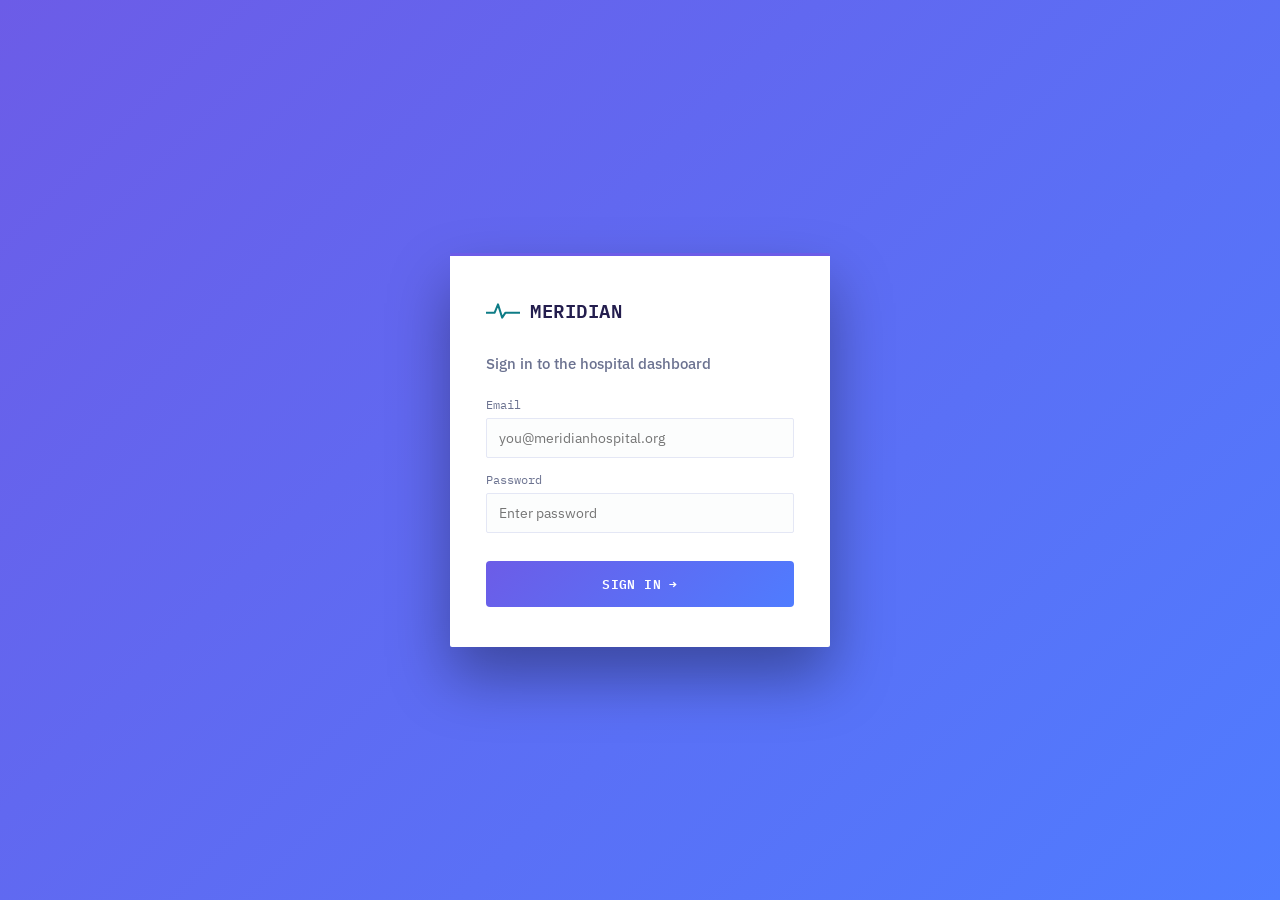
<file: index.html>
<!DOCTYPE html>
<html lang="en">
<head>
<meta charset="UTF-8">
<meta name="viewport" content="width=device-width, initial-scale=1.0">
<title>Meridian &mdash; Sign In</title>
<link rel="preconnect" href="https://fonts.googleapis.com">
<link href="https://fonts.googleapis.com/css2?family=IBM+Plex+Mono:wght@400;500;600;700&family=IBM+Plex+Sans:wght@400;500;600;700&display=swap" rel="stylesheet">
<link rel="stylesheet" href="css/style.css">
<script src="js/data.js"></script>
</head>
<body>

<div class="login-page">
  <div class="login-card">
    <div class="login-mark">
      <svg viewBox="0 0 40 24" xmlns="http://www.w3.org/2000/svg"><polyline points="0,14 10,14 14,4 19,20 23,14 40,14" fill="none" stroke="#0E7C86" stroke-width="2.4" stroke-linecap="round" stroke-linejoin="round"/></svg>
      <span>MERIDIAN</span>
    </div>
    <h1>Sign in to the hospital dashboard</h1>

    <div class="field">
      <label>Email</label>
      <input id="login-email" type="text" placeholder="you@meridianhospital.org">
    </div>
    <div class="field">
      <label>Password</label>
      <input id="login-pass" type="password" placeholder="Enter password">
    </div>

    <p class="login-error" id="login-error">Incorrect email or password.</p>

    <button class="login-btn" id="login-btn">SIGN IN &rarr;</button>
    <!-- <p class="login-note">
      Admin: admin@meridianhospital.org / Admin@321123<br>
      Reception: reception@meridianhospital.org / Reception@321123<br>
      Doctors: firstname.lastname@meridianhospital.org / Doctor@321123<br>
      <span style="opacity:.75;">(e.g. anita.rao@meridianhospital.org &mdash; one account per doctor)</span>
    </p> -->
  </div>
</div>

<script>
  const DOCTOR_PASSWORD = "Doctor@321123";

  // Static accounts for Admin and Reception, plus one generated account per doctor
  // (e.g. "Dr. Anita Rao" -> anita.rao@meridianhospital.org).
  const ACCOUNTS = {
    "admin@meridianhospital.org":     { password:"Admin@321123",     role:"Administrator", name:"Admin User" },
    "reception@meridianhospital.org": { password:"Reception@321123", role:"Receptionist",   name:"Front Desk" },
  };
  doctors.forEach(d=>{
    const emailName = d.name.replace(/^Dr\.\s*/i,'').trim().toLowerCase().split(/\s+/).join('.');
    ACCOUNTS[emailName + "@meridianhospital.org"] = { password: DOCTOR_PASSWORD, role:"Doctor", name: d.name };
  });

  // Where each role lands immediately after logging in.
  const LANDING_PAGE = {
    Administrator: "dashboard.html",
    Doctor: "patients.html",
    Receptionist: "appointments.html",
  };

  document.getElementById('login-btn').addEventListener('click', ()=>{
    const email = document.getElementById('login-email').value.trim().toLowerCase();
    const password = document.getElementById('login-pass').value;
    const errorEl = document.getElementById('login-error');
    const account = ACCOUNTS[email];

    if(account && account.password === password){
      errorEl.classList.remove('show');
      sessionStorage.setItem('meridianRole', account.role);
      sessionStorage.setItem('meridianName', account.name);
      window.location.href = LANDING_PAGE[account.role];
    } else {
      errorEl.classList.add('show');
    }
  });

  document.getElementById('login-pass').addEventListener('keydown', (e)=>{
    if(e.key === 'Enter'){ document.getElementById('login-btn').click(); }
  });
</script>
</body>
</html>
</file>
<file: css/style.css>
:root{
  --bg:#F3F5FC;
  --ink:#241E4E;
  --ink-light:#3F3480;
  --ink-border:#3A3170;
  --ink-muted:#C9C3F0;
  --ink-muted-2:#9088C4;
  --primary:#6C5CE7;
  --primary-2:#4F7CFF;
  --primary-dim:#6C5CE71c;
  --gradient:linear-gradient(135deg, #6C5CE7 0%, #4F7CFF 100%);
  --coral:#FF6B6B;
  --coral-dim:#FF6B6B1c;
  --slate:#6B7290;
  --line:#E4E7F5;
  --card:#FFFFFF;
  --amber:#F0A93C;
  --amber-dim:#F0A93C1c;
}
*{box-sizing:border-box;}
body{margin:0;background:var(--bg);color:var(--ink);font-family:'IBM Plex Sans',sans-serif;}
.mono{font-family:'IBM Plex Mono',monospace;}
::selection{background:var(--primary);color:#fff;}

/* ---------- LOGIN PAGE ---------- */
.login-page{
  min-height:100vh;display:flex;align-items:center;justify-content:center;background:var(--gradient);
}
.login-card{
  background:var(--card);width:380px;max-width:90vw;border-radius:2px;
  padding:40px 36px;border-top:3px solid var(--primary);
  box-shadow:0 30px 60px rgba(0,0,0,.35);
}
.login-mark{display:flex;align-items:center;gap:10px;margin-bottom:28px;}
.login-mark svg{width:34px;height:20px;}
.login-mark span{font-family:'IBM Plex Mono';font-weight:600;font-size:19px;letter-spacing:.5px;}
.login-card h1{font-size:15px;font-weight:500;color:var(--slate);margin:0 0 24px;}
.role-row{display:flex;gap:8px;margin-bottom:18px;}
.role-btn{
  flex:1;padding:9px 4px;font-family:'IBM Plex Mono';font-size:11.5px;
  border:1px solid var(--line);background:#fff;color:var(--slate);
  cursor:pointer;border-radius:2px;transition:.15s;
}
.role-btn.active{background:var(--ink);color:#fff;border-color:var(--ink);}
.field{margin-bottom:14px;}
.field label{display:block;font-size:11.5px;color:var(--slate);margin-bottom:6px;font-family:'IBM Plex Mono';}
.field input{
  width:100%;padding:10px 12px;border:1px solid var(--line);border-radius:2px;
  font-family:'IBM Plex Sans';font-size:14px;background:#FCFDFD;
}
.field input:focus{outline:none;border-color:var(--primary);}
.login-btn{
  width:100%;padding:12px;background:var(--gradient);color:#fff;border:none;
  font-family:'IBM Plex Mono';font-size:13px;font-weight:600;letter-spacing:.4px;
  border-radius:4px;cursor:pointer;margin-top:8px;transition:transform .15s ease, box-shadow .15s ease;
}
.login-btn:hover{transform:translateY(-1px);box-shadow:0 8px 20px rgba(108,92,231,.4);}
.login-note{font-size:11.5px;color:var(--slate);margin-top:16px;text-align:center;line-height:1.7;}
.login-error{
  font-size:12px;color:var(--coral);text-align:center;margin:0 0 6px;
  max-height:0;overflow:hidden;opacity:0;transition:.2s;
}
.login-error.show{max-height:40px;opacity:1;margin:0 0 10px;}

/* ---------- APP SHELL ---------- */
#app{display:grid;min-height:100vh;grid-template-columns:220px 1fr;}
.sidebar{
  background:var(--gradient);color:var(--ink-muted);padding:22px 16px;
  display:flex;flex-direction:column;position:sticky;top:0;height:100vh;
}
.brand{display:flex;align-items:center;gap:9px;padding:0 6px 22px;border-bottom:1px solid var(--ink-border);margin-bottom:18px;}
.brand svg{width:28px;height:16px;flex-shrink:0;}
.brand span{font-family:'IBM Plex Mono';font-weight:600;font-size:16px;letter-spacing:.4px;color:#fff;}
nav.navlist{display:flex;flex-direction:column;gap:2px;flex:1;}
.navlink{
  display:flex;align-items:center;gap:10px;padding:10px 12px;border-radius:3px;
  color:var(--ink-muted);font-size:13.5px;cursor:pointer;transition:.15s;border-left:2px solid transparent;
  text-decoration:none;
}
.navlink svg{width:16px;height:16px;flex-shrink:0;opacity:.85;}
.navlink:hover{background:var(--ink-light);color:#fff;}
.navlink.active{background:var(--ink-light);color:#fff;border-left:2px solid var(--primary);}
.side-foot{border-top:1px solid var(--ink-border);padding-top:14px;font-size:11px;color:var(--ink-muted-2);font-family:'IBM Plex Mono';display:flex;justify-content:space-between;}

.main{padding:26px 34px 60px;max-width:1400px;}
.topbar{display:flex;justify-content:space-between;align-items:center;margin-bottom:26px;gap:20px;}
.topbar .search{
  flex:1;max-width:360px;display:flex;align-items:center;gap:8px;
  background:#fff;border:1px solid var(--line);border-radius:2px;padding:9px 12px;
}
.topbar .search input{border:none;outline:none;font-family:'IBM Plex Sans';font-size:13.5px;width:100%;background:transparent;}
.topbar .search svg{width:15px;height:15px;color:var(--slate);flex-shrink:0;}
.userchip{display:flex;align-items:center;gap:10px;}
.userchip .avatar{
  width:34px;height:34px;border-radius:50%;background:var(--primary);color:#fff;
  display:flex;align-items:center;justify-content:center;font-family:'IBM Plex Mono';font-size:13px;font-weight:600;
}
.userchip .who{font-size:13px;line-height:1.3;}
.userchip .who b{display:block;font-size:13.5px;}
.userchip .who span{color:var(--slate);font-size:11.5px;font-family:'IBM Plex Mono';}
.logout{margin-left:12px;font-size:11.5px;color:var(--slate);cursor:pointer;font-family:'IBM Plex Mono';border:1px solid var(--line);padding:6px 10px;border-radius:2px;background:#fff;text-decoration:none;}
.logout:hover{border-color:var(--coral);color:var(--coral);}

.section{display:none;}
.section.active{display:block;}

/* ---------- PULSE HERO ---------- */
.hero{
  background:var(--gradient);border-radius:3px;padding:22px 26px 14px;color:#fff;
  margin-bottom:24px;position:relative;overflow:hidden;
}
.hero-top{display:flex;justify-content:space-between;align-items:flex-start;position:relative;z-index:2;}
.hero-top h2{margin:0 0 4px;font-size:19px;font-weight:600;}
.hero-top p{margin:0;color:var(--ink-muted);font-size:13px;}
.hero-clock{font-family:'IBM Plex Mono';text-align:right;color:var(--ink-muted);font-size:13px;}
.hero-clock b{display:block;font-size:20px;color:#fff;}
.pulse-wrap{height:52px;margin-top:8px;position:relative;z-index:2;}
.pulse-wrap svg{width:100%;height:100%;display:block;}
.pulse-line{fill:none;stroke:var(--primary);stroke-width:2;stroke-linecap:round;stroke-linejoin:round;
  stroke-dasharray:600; stroke-dashoffset:600; animation:draw 3.4s linear infinite;}
@keyframes draw{ to { stroke-dashoffset:-600; } }
@media (prefers-reduced-motion: reduce){ .pulse-line{animation:none;stroke-dashoffset:0;} }

/* ---------- STAT CARDS ---------- */
.grid-stats{display:grid;grid-template-columns:repeat(6,1fr);gap:14px;margin-bottom:24px;}
.stat-card{
  background:var(--card);border:1px solid var(--line);border-radius:3px;padding:16px 16px 14px;
  position:relative;transition:transform .2s ease, box-shadow .2s ease, border-color .2s ease;
}
.stat-card:hover{
  transform:translateY(-3px);
  box-shadow:0 10px 24px rgba(108,92,231,.16);
  border-color:#D8D2F5;
}
.stat-card .label{font-size:11px;color:var(--slate);font-family:'IBM Plex Mono';text-transform:uppercase;letter-spacing:.4px;display:flex;align-items:center;gap:6px;}
.dot{width:6px;height:6px;border-radius:50%;background:var(--primary);display:inline-block;animation:blip 1.8s ease-in-out infinite;flex-shrink:0;}
@keyframes blip{0%,100%{opacity:1;}50%{opacity:.25;}}
.stat-card .value{font-family:'IBM Plex Mono';font-size:26px;font-weight:600;margin-top:8px;}
.stat-card .delta{font-size:11px;margin-top:4px;color:var(--primary);font-family:'IBM Plex Mono';}
.stat-card .delta.down{color:var(--coral);}
.stat-card.alert{border-top:2px solid var(--coral);}
.stat-card.alert .dot{background:var(--coral);}

.grid-2{display:grid;grid-template-columns:1.4fr 1fr;gap:16px;margin-bottom:16px;}
.grid-3{display:grid;grid-template-columns:1fr 1fr 1fr;gap:16px;margin-bottom:16px;}
.panel{background:var(--card);border:1px solid var(--line);border-radius:3px;padding:18px 20px;transition:transform .2s ease, box-shadow .2s ease, border-color .2s ease;}
.panel:hover{transform:translateY(-3px);box-shadow:0 12px 28px rgba(108,92,231,.17);border-color:#D8D2F5;}
.panel h3{margin:0 0 4px;font-size:14.5px;font-weight:600;}
.panel .sub{font-size:11.5px;color:var(--slate);margin:0 0 14px;font-family:'IBM Plex Mono';}
.panel canvas{max-height:230px;}
.bed-box{
  flex:1;min-width:140px;padding:12px;border:1px solid var(--line);border-radius:2px;
  transition:transform .2s ease, box-shadow .2s ease, border-color .2s ease;
}
.bed-box:hover{transform:translateY(-2px);box-shadow:0 8px 18px rgba(108,92,231,.13);border-color:var(--primary);}

/* ---------- SECTION HEADERS ---------- */
.sec-head{display:flex;justify-content:space-between;align-items:center;margin-bottom:18px;}
.sec-head h2{margin:0;font-size:19px;}
.sec-head p{margin:2px 0 0;color:var(--slate);font-size:13px;}
.btn{
  font-family:'IBM Plex Mono';font-size:12.5px;font-weight:600;background:var(--gradient);color:#fff;
  border:none;padding:10px 16px;border-radius:4px;cursor:pointer;letter-spacing:.3px;
  transition:transform .15s ease, box-shadow .15s ease;
}
.btn:hover{transform:translateY(-1px);box-shadow:0 8px 18px rgba(108,92,231,.35);}
.btn.ghost{background:#fff;color:var(--ink);border:1px solid var(--line);}
.btn.ghost:hover{border-color:var(--ink);}

/* ---------- TABLE ---------- */
.toolbar{display:flex;gap:10px;margin-bottom:16px;align-items:center;}
.toolbar input, .toolbar select{
  padding:9px 12px;border:1px solid var(--line);border-radius:2px;font-family:'IBM Plex Sans';font-size:13px;background:#fff;
}
table{width:100%;border-collapse:collapse;background:var(--card);border:1px solid var(--line);border-radius:3px;overflow:hidden;}
thead th{
  text-align:left;font-family:'IBM Plex Mono';font-size:10.5px;text-transform:uppercase;letter-spacing:.4px;
  color:var(--slate);padding:12px 16px;border-bottom:1px solid var(--line);background:#F9FBFA;
}
tbody td{padding:12px 16px;border-bottom:1px solid var(--line);font-size:13.5px;}
tbody tr:last-child td{border-bottom:none;}
tbody tr:hover{background:#F9FBFA;}
.badge{font-family:'IBM Plex Mono';font-size:11px;padding:3px 9px;border-radius:10px;display:inline-block;}
.badge.green{background:var(--primary-dim);color:var(--primary);}
.badge.amber{background:var(--amber-dim);color:var(--amber);}
.badge.red{background:var(--coral-dim);color:var(--coral);}
.row-actions{display:flex;gap:6px;}
.icon-btn{
  width:28px;height:28px;border:1px solid var(--line);background:#fff;border-radius:2px;
  display:flex;align-items:center;justify-content:center;cursor:pointer;color:var(--slate);
}
.icon-btn:hover{border-color:var(--primary);color:var(--primary);}
.icon-btn.danger:hover{border-color:var(--coral);color:var(--coral);}

/* ---------- DOCTOR CARDS ---------- */
.doc-grid{display:grid;grid-template-columns:repeat(4,1fr);gap:16px;}
.doc-card{
  background:var(--card);border:1px solid var(--line);border-radius:10px;padding:22px 18px 18px;
  transition:transform .2s ease, box-shadow .2s ease, border-color .2s ease;
  text-align:center;display:flex;flex-direction:column;align-items:center;
}
.doc-card:hover{transform:translateY(-4px);box-shadow:0 14px 28px rgba(108,92,231,.18);border-color:#D8D2F5;}
.doc-photo{width:76px;height:76px;margin-bottom:12px;}
.doc-card h4{margin:0 0 2px;font-size:14.5px;}
.doc-card .dept{font-size:11.5px;color:var(--slate);font-family:'IBM Plex Mono';margin-bottom:12px;}
.doc-meta{display:flex;justify-content:space-between;width:100%;font-size:12px;color:var(--slate);border-top:1px solid var(--line);padding-top:10px;margin-top:4px;}
.doc-profile-btn{margin-top:14px;width:100%;font-size:11.5px;padding:8px;}
.avail-tag{font-family:'IBM Plex Mono';font-size:10.5px;padding:2px 8px;border-radius:10px;}
.avail-tag.on{background:var(--primary-dim);color:var(--primary);}
.avail-tag.off{background:var(--coral-dim);color:var(--coral);}

/* ---------- FORM (appointments) ---------- */
.form-card{background:var(--card);border:1px solid var(--line);border-radius:3px;padding:20px;}
.form-grid{display:grid;grid-template-columns:1fr 1fr;gap:14px;}
.field2 label{display:block;font-size:11.5px;color:var(--slate);margin-bottom:6px;font-family:'IBM Plex Mono';}
.field2 input, .field2 select{width:100%;padding:10px 12px;border:1px solid var(--line);border-radius:2px;font-size:13.5px;font-family:'IBM Plex Sans';background:#fff;}

/* ---------- MODAL ---------- */
.modal-overlay{
  position:fixed;inset:0;background:rgba(36,30,78,.55);z-index:300;
  display:none;align-items:center;justify-content:center;
}
.modal-overlay.show{display:flex;}
.modal-card{
  background:var(--card);width:440px;max-width:92vw;border-radius:3px;
  padding:24px 26px;border-top:3px solid var(--primary);
  box-shadow:0 30px 60px rgba(0,0,0,.35);max-height:88vh;overflow-y:auto;
}
.modal-head{display:flex;justify-content:space-between;align-items:center;margin-bottom:18px;}
.modal-head h3{margin:0;font-size:16px;}
.modal-close{
  width:26px;height:26px;border:1px solid var(--line);background:#fff;border-radius:2px;
  display:flex;align-items:center;justify-content:center;cursor:pointer;color:var(--slate);font-size:14px;
}
.modal-close:hover{border-color:var(--coral);color:var(--coral);}
.modal-actions{display:flex;gap:10px;margin-top:18px;}
.modal-actions .btn{flex:1;}

.toast{
  position:fixed;bottom:24px;right:24px;background:var(--ink);color:#fff;padding:13px 18px;
  border-radius:3px;font-size:13px;font-family:'IBM Plex Mono';border-left:3px solid var(--primary);
  box-shadow:0 10px 30px rgba(0,0,0,.25);transform:translateY(20px);opacity:0;transition:.25s;z-index:200;
}
.toast.show{transform:translateY(0);opacity:1;}

@media (max-width:1100px){
  .grid-stats{grid-template-columns:repeat(3,1fr);}
  .grid-2, .grid-3{grid-template-columns:1fr;}
  .doc-grid{grid-template-columns:repeat(2,1fr);}
  .form-grid{grid-template-columns:1fr;}
}
@media (max-width:720px){
  #app{grid-template-columns:1fr;}
  .sidebar{position:relative;height:auto;flex-direction:row;overflow-x:auto;}
  .brand{border:none;margin:0;padding:0 10px 0 0;}
  nav.navlist{flex-direction:row;}
  .side-foot{display:none;}
  .grid-stats{grid-template-columns:repeat(2,1fr);}
  .doc-grid{grid-template-columns:1fr;}
  .main{padding:18px;}
}
</file>
